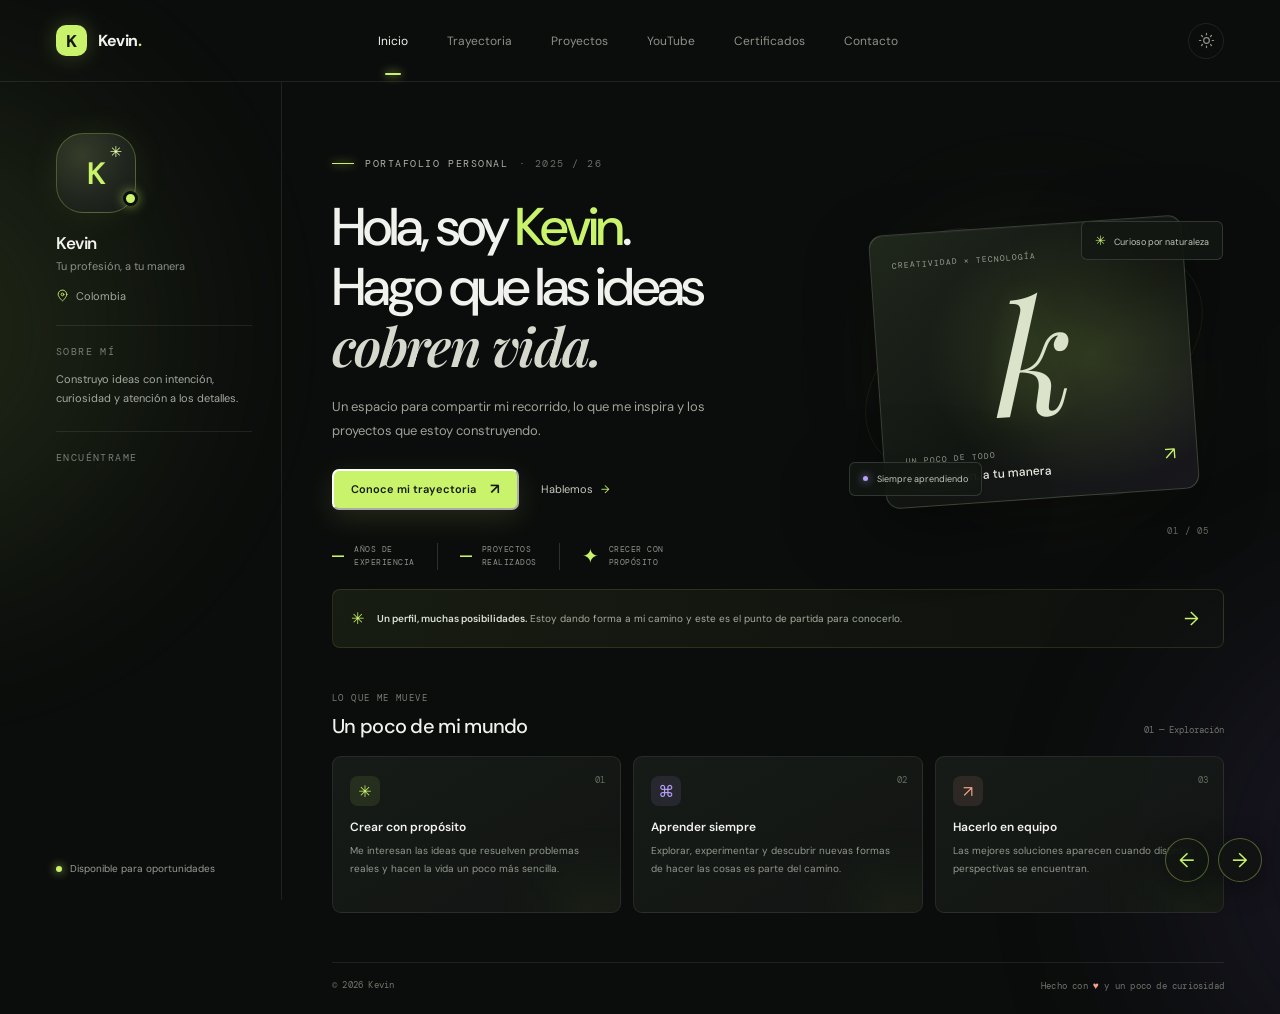
<file: index.html>
<!doctype html>
<html lang="es">
  <head>
    <meta charset="utf-8" />
    <meta name="viewport" content="width=device-width, initial-scale=1" />
    <meta name="theme-color" content="#0b0d0c" />
    <meta name="description" content="Portafolio, hoja de vida y perfil profesional de Kevin." />
    <title>Kevin — Portafolio & hoja de vida</title>
    <link rel="icon" href="data:image/svg+xml,%3Csvg xmlns='http://www.w3.org/2000/svg' viewBox='0 0 64 64'%3E%3Crect width='64' height='64' rx='18' fill='%23c9f36a'/%3E%3Ctext x='50%25' y='55%25' dominant-baseline='middle' text-anchor='middle' font-family='Arial' font-size='34' font-weight='700' fill='%230b0d0c'%3EK%3C/text%3E%3C/svg%3E" />
    <link rel="stylesheet" href="styles.css" />
    <script type="module" src="js/main.js"></script>
  </head>
  <body>
    <div class="ambient ambient-one" aria-hidden="true"></div>
    <div class="ambient ambient-two" aria-hidden="true"></div>
    <header class="topbar">
      <a class="brand" href="#inicio" aria-label="Kevin, inicio"><span class="brand-mark">K</span><span>Kevin<span class="brand-dot">.</span></span></a>
      <button class="menu-toggle" aria-label="Abrir menú" aria-expanded="false" aria-controls="site-nav"><span></span><span></span></button>
      <nav class="nav" id="site-nav" aria-label="Navegación principal">
        <button class="nav-link active" data-view="inicio" aria-current="page">Inicio</button>
        <button class="nav-link" data-view="trayectoria">Trayectoria</button>
        <button class="nav-link" data-view="proyectos">Proyectos</button>
        <button class="nav-link" data-view="youtube">YouTube</button>
        <button class="nav-link" data-view="certificados">Certificados</button>
        <button class="nav-link" data-view="contacto">Contacto</button>
      </nav>
      <button class="theme-toggle" aria-label="Cambiar a tema claro" title="Cambiar tema"><svg viewBox="0 0 24 24" aria-hidden="true"><circle cx="12" cy="12" r="4"/><path d="M12 2v2m0 16v2M4.93 4.93l1.42 1.42m11.3 11.3 1.42 1.42M2 12h2m16 0h2M4.93 19.07l1.42-1.42m11.3-11.3 1.42-1.42"/></svg></button>
    </header>

    <main class="page-shell">
      <aside class="side-rail" aria-label="Información de perfil">
        <div class="avatar-wrap"><div class="avatar">K<span class="avatar-spark">✳</span></div><span class="online-dot" aria-label="Disponible para conversar"></span></div>
        <p class="rail-name" data-profile="name">Kevin</p>
        <p class="rail-role" data-profile="role">Tu profesión, a tu manera</p>
        <div class="rail-location"><svg viewBox="0 0 24 24" aria-hidden="true"><path d="M20 10c0 5-8 12-8 12S4 15 4 10a8 8 0 1 1 16 0Z"/><circle cx="12" cy="10" r="2.5"/></svg><span data-profile="location">Colombia</span></div>
        <div class="rail-divider"></div>
        <p class="rail-label">SOBRE MÍ</p>
        <p class="rail-bio" data-profile="shortBio">Construyo ideas con intención, curiosidad y atención a los detalles.</p>
        <div class="rail-divider"></div>
        <p class="rail-label">ENCUÉNTRAME</p>
        <div class="mini-socials" id="mini-socials"></div>
        <div class="rail-bottom"><span class="status-pulse"></span> Disponible para oportunidades</div>
      </aside>

      <div class="content-column">
        <section class="view active" id="view-inicio" data-view-panel="inicio" aria-labelledby="hero-title">
          <div class="hero-grid">
            <div class="hero-copy">
              <div class="eyebrow"><span class="eyebrow-line"></span> PORTAFOLIO PERSONAL <span class="eyebrow-year">· 2025 / 26</span></div>
              <h1 id="hero-title">Hola, soy <span class="name-highlight" data-profile="firstName">Kevin</span>.<br />Hago que las ideas<br /><span class="serif-accent">cobren vida.</span></h1>
              <p class="hero-description" data-profile="intro">Un espacio para compartir mi recorrido, lo que me inspira y los proyectos que estoy construyendo.</p>
              <div class="hero-actions"><button class="button button-primary" data-navigate="trayectoria">Conoce mi trayectoria <span aria-hidden="true">↗</span></button><button class="text-link" data-navigate="contacto">Hablemos <span aria-hidden="true">→</span></button></div>
              <div class="hero-meta"><div class="meta-item"><span class="meta-number" data-stat="years">—</span><span class="meta-caption">AÑOS DE<br />EXPERIENCIA</span></div><span class="meta-separator"></span><div class="meta-item"><span class="meta-number" data-stat="projects">—</span><span class="meta-caption">PROYECTOS<br />REALIZADOS</span></div><span class="meta-separator"></span><div class="meta-item"><span class="meta-number" data-stat="focus">✦</span><span class="meta-caption">CRECER CON<br />PROPÓSITO</span></div></div>
            </div>
              <div class="hero-art" aria-label="Tarjeta visual de perfil"><div class="art-orbit orbit-one"></div><div class="art-orbit orbit-two"></div><div class="art-glow"></div><div class="art-card"><div class="art-card-top"><span class="art-label">CREATIVIDAD × TECNOLOGÍA</span><span class="art-menu">···</span></div><div class="art-monogram" data-monogram>k<span>.</span></div><div class="art-card-bottom"><div><span class="art-caption">UN POCO DE TODO</span><strong data-profile="role">Tu profesión, a tu manera</strong></div><span class="art-arrow">↗</span></div></div><div class="floating-tag tag-top"><span class="tag-star">✳</span> Curioso por naturaleza</div><div class="floating-tag tag-bottom"><span class="tag-pip"></span> Siempre aprendiendo</div><div class="art-index">01 / 05</div></div>
          </div>
          <div class="intro-strip"><div class="strip-icon">✳</div><p><strong>Un perfil, muchas posibilidades.</strong> Estoy dando forma a mi camino y este es el punto de partida para conocerlo.</p><button class="strip-link" data-navigate="trayectoria" aria-label="Ver hoja de vida">→</button></div>
          <div class="section-heading"><div><p class="section-kicker">LO QUE ME MUEVE</p><h2>Un poco de mi mundo</h2></div><span class="heading-note">01 — Exploración</span></div>
          <div class="interest-grid"><article class="interest-card"><span class="interest-index">01</span><div class="interest-icon icon-lime">✳</div><h3>Crear con propósito</h3><p>Me interesan las ideas que resuelven problemas reales y hacen la vida un poco más sencilla.</p><span class="card-glint"></span></article><article class="interest-card"><span class="interest-index">02</span><div class="interest-icon icon-violet">⌘</div><h3>Aprender siempre</h3><p>Explorar, experimentar y descubrir nuevas formas de hacer las cosas es parte del camino.</p><span class="card-glint"></span></article><article class="interest-card"><span class="interest-index">03</span><div class="interest-icon icon-peach">↗</div><h3>Hacerlo en equipo</h3><p>Las mejores soluciones aparecen cuando distintas perspectivas se encuentran.</p><span class="card-glint"></span></article></div>
        </section>

        <section class="view" id="view-trayectoria" data-view-panel="trayectoria" aria-labelledby="journey-title" hidden>
          <div class="page-heading"><p class="section-kicker">EL CAMINO HASTA AQUÍ <span>02 / 05</span></p><h1 id="journey-title">Trayectoria<span class="heading-period">.</span></h1><p>Una mirada a las experiencias, aprendizajes y habilidades que forman mi recorrido.</p></div>
          <div class="resume-columns"><div class="resume-main"><div class="section-heading compact"><div><p class="section-kicker">EXPERIENCIA</p><h2>Donde he aportado</h2></div></div><div class="timeline" id="experience-list"></div><div class="section-heading compact education-heading"><div><p class="section-kicker">FORMACIÓN</p><h2>Lo que he aprendido</h2></div></div><div class="timeline" id="education-list"></div></div><aside class="resume-aside"><div class="skill-card"><p class="section-kicker">HERRAMIENTAS & HABILIDADES</p><h3>Mi caja de herramientas</h3><p class="skill-intro">Cada reto es una oportunidad para aprender algo nuevo.</p><div class="skill-list" id="skills-list"></div></div><div class="quote-card"><div class="quote-mark">“</div><p data-profile="quote">Las buenas ideas toman forma cuando les damos el espacio para crecer.</p><span data-profile="name">Kevin</span></div><button class="download-card resume-jump-button" type="button" data-navigate="trayectoria"><span class="download-icon">✳</span><span><strong>Hoja de vida en línea</strong><small>Consulta mi trayectoria aquí</small></span><span class="download-arrow">↗</span></button></aside></div>
        </section>

        <section class="view" id="view-proyectos" data-view-panel="proyectos" aria-labelledby="projects-title" hidden>
          <div class="page-heading"><p class="section-kicker">EN LO QUE ESTOY TRABAJANDO <span>03 / 05</span></p><h1 id="projects-title">Proyectos<span class="heading-period">.</span></h1><p>Ideas en proceso, experimentos y cosas que algún día empezaron con un «¿y si…?».</p></div>
          <div class="github-banner"><div class="github-banner-copy"><span class="github-kicker"><span class="github-live-dot"></span> CONECTADO CON GITHUB</span><h2>El código habla.<br /><span>Muy pronto, aquí.</span></h2><p>Mis repositorios públicos aparecerán automáticamente en cuanto publique mis primeros proyectos.</p><a class="github-profile-link" data-github-link href="https://github.com" target="_blank" rel="noreferrer">Visitar mi perfil de GitHub <span>↗</span></a></div><div class="github-visual" aria-hidden="true"><div class="github-ring ring-outer"></div><div class="github-ring ring-inner"></div><div class="github-mark">⌘</div><div class="github-spark spark-a">✦</div><div class="github-spark spark-b">✳</div><div class="github-stats"><span class="stat-dot"></span> REPOSITORIOS <strong id="repo-count">—</strong></div></div></div>
          <div class="repo-header"><div><p class="section-kicker">EN MI PERFIL</p><h2>Últimos repositorios</h2></div><span class="repo-sort">Actualizados recientemente <span>⌄</span></span></div><div class="repo-grid" id="repo-grid"><div class="repo-loading"><span class="loader-dot"></span> Consultando GitHub…</div></div><p class="github-note" id="github-note">Los proyectos se actualizan automáticamente desde GitHub.</p>
        </section>

        <section class="view certificates-view" id="view-certificados" data-view-panel="certificados" aria-labelledby="certificates-title" hidden>
          <div class="page-heading"><p class="section-kicker">APRENDIZAJE EN ACCIÓN <span>04 / 05</span></p><h1 id="certificates-title">Certificados<span class="heading-period">.</span></h1><p>Formación, logros y conocimientos que respaldan mi recorrido profesional.</p></div>
          <div class="repo-header"><div><p class="section-kicker">FORMACIÓN ACADÉMICA</p><h2>Diplomas</h2></div><span class="repo-sort">Documentos PDF</span></div><div class="certificates-intro"><span class="certificates-intro-icon" aria-hidden="true">✧</span><p>Una colección de aprendizajes que siguen abriendo caminos. Selecciona cualquier documento para verlo directamente aquí.</p><span class="certificates-intro-count" id="diploma-count">PDF · —</span></div><div class="certificates-grid" id="diplomas-grid" aria-live="polite"></div>
          <div class="repo-header certificate-lower-heading"><div><p class="section-kicker">APRENDIZAJE EN ACCIÓN</p><h2>Certificados</h2></div><span class="repo-sort" id="certificate-count">PDF · —</span></div>
          <div class="certificates-grid" id="certificates-grid" aria-live="polite"><div class="certificate-loading"><span class="loader-dot"></span> Cargando certificados…</div></div>
        </section>

        <section class="view" id="view-youtube" data-view-panel="youtube" aria-labelledby="youtube-title" hidden><div class="page-heading"><p class="section-kicker">VIDEOS Y APRENDIZAJES <span>05 / 06</span></p><h1 id="youtube-title">YouTube<span class="heading-period">.</span></h1><p>Videos recientes del canal, actualizados automáticamente.</p></div><div id="youtube-content" class="youtube-content"><p class="certificate-empty">Configura el ID del canal desde el panel de administración.</p></div></section>

        <section class="view" id="view-contacto" data-view-panel="contacto" aria-labelledby="contact-title" hidden>
          <div class="page-heading"><p class="section-kicker">UNA CONVERSACIÓN PUEDE SER EL COMIENZO <span>05 / 05</span></p><h1 id="contact-title">Hablemos<span class="heading-period">.</span></h1><p>¿Tienes una idea, una oportunidad o simplemente quieres saludar? Me encantará leerte.</p></div>
          <div class="contact-layout"><div class="contact-card"><div class="contact-orb"></div><p class="section-kicker">ESTOY A UN MENSAJE</p><h2>Las buenas cosas<br /><span>empiezan hablando.</span></h2><p class="contact-copy">Puedes encontrarme en mis redes o escribirme directamente. Siempre estoy abierto a conocer personas y nuevas ideas.</p><a class="button button-primary email-button" data-email-link href="mailto:hola@ejemplo.com">Escríbeme un correo <span>↗</span></a><div class="contact-decoration">✳</div></div><div class="social-panel"><p class="section-kicker">SIGAMOS EN CONTACTO</p><h3>También estoy por aquí</h3><div class="social-list" id="social-list"></div><div class="social-hint">Elige tu plataforma favorita <span>↗</span></div></div></div>
          <div class="contact-footer"><span class="footer-spark">✳</span><p>Gracias por pasar por aquí. <span>Que tengas un gran día.</span></p><span class="footer-signature">K.</span></div>
        </section>
        <footer class="site-footer"><span>© <span id="current-year"></span> <span data-profile="name">Kevin</span></span><span>Hecho con <b>♥</b> y un poco de curiosidad</span></footer>
      </div>
    </main>
    <div class="toast" role="status" aria-live="polite"></div>
    <dialog class="certificate-dialog" id="certificate-dialog" aria-labelledby="certificate-dialog-title">
      <div class="certificate-dialog-shell">
        <header class="certificate-dialog-header"><div><p class="section-kicker">VISTA DEL DOCUMENTO</p><h2 id="certificate-dialog-title">Certificado</h2></div><button class="certificate-dialog-close" id="certificate-dialog-close" type="button" aria-label="Cerrar visor">×</button></header>
        <div class="certificate-frame-wrap"><iframe id="certificate-frame" title="Visor del certificado PDF" allow="fullscreen"></iframe></div>
        <footer class="certificate-dialog-footer"><a class="certificate-open-link" id="certificate-open-tab" target="_blank" rel="noopener noreferrer">Abrir en una pestaña nueva ↗</a><a class="certificate-download-link" id="certificate-download" target="_blank" rel="noopener noreferrer">Descargar PDF ↓</a></footer>
      </div>
    </dialog>
    <div class="quick-navigation" aria-label="Navegación entre secciones"><button type="button" id="section-previous" aria-label="Sección anterior">←</button><button type="button" id="section-next" aria-label="Sección siguiente">→</button></div>
  </body>
</html>
</file>
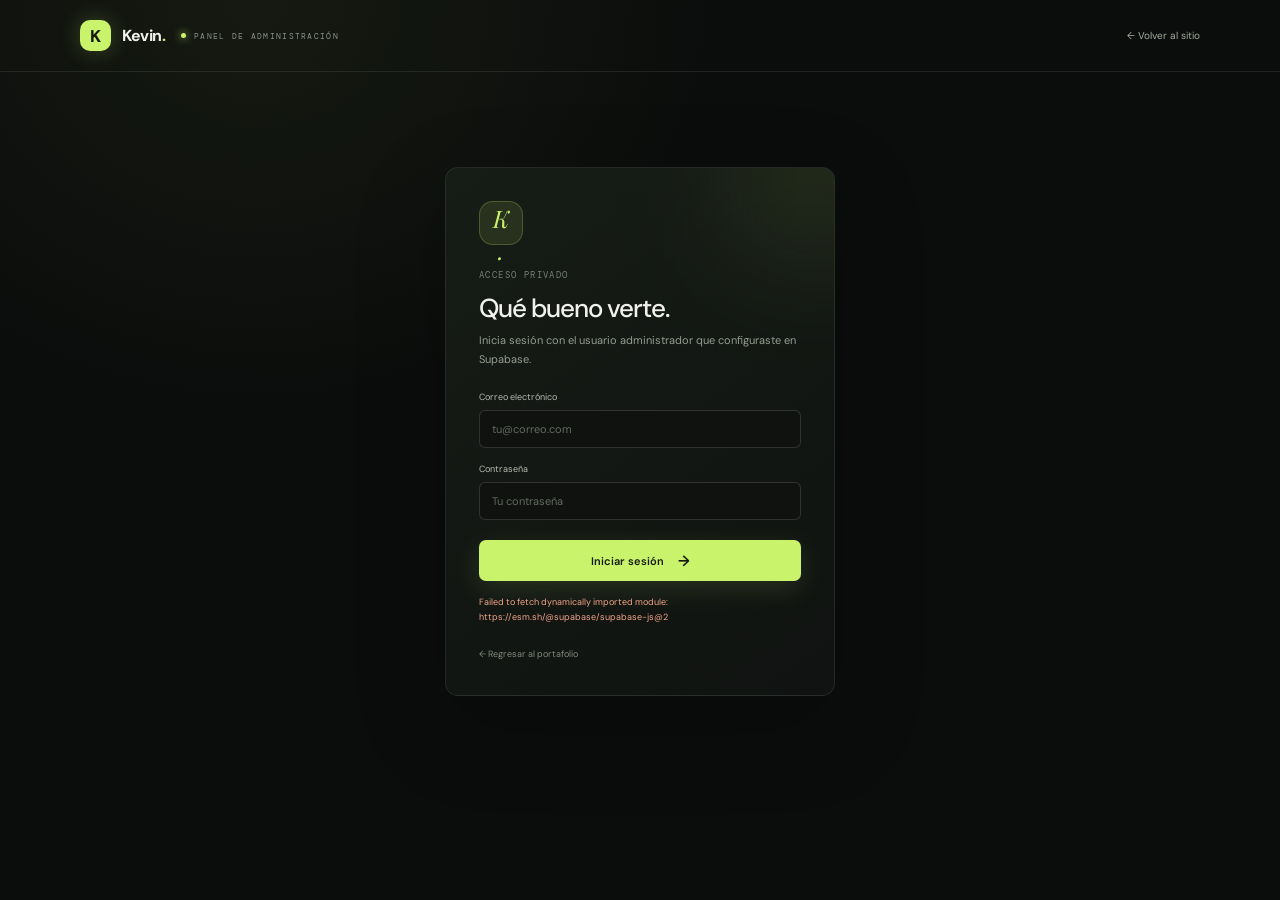
<file: admin/index.html>
<!doctype html>
<html lang="es">
  <head>
    <meta charset="utf-8" />
    <meta name="viewport" content="width=device-width, initial-scale=1" />
    <meta name="theme-color" content="#0b0d0c" />
    <meta name="robots" content="noindex, nofollow" />
    <title>Administración — Kevin</title>
    <link rel="stylesheet" href="../styles.css" />
    <link rel="stylesheet" href="admin.css" />
    <script type="module" src="../js/admin.js"></script>
  </head>
  <body class="admin-body">
    <header class="admin-topbar"><a class="brand" href="/"><span class="brand-mark">K</span><span>Kevin<span class="brand-dot">.</span></span></a><span class="admin-mode"><i></i> PANEL DE ADMINISTRACIÓN</span><a class="back-link" href="/">← Volver al sitio</a></header>
    <main class="admin-wrap">
      <section class="admin-login" id="login-view" aria-labelledby="login-title">
        <div class="admin-login-mark">K<span>.</span></div>
        <p class="section-kicker">ACCESO PRIVADO</p>
        <h1 id="login-title">Qué bueno verte.</h1>
        <p class="login-intro">Inicia sesión con el usuario administrador que configuraste en Supabase.</p>
        <form id="login-form" class="login-form">
          <label>Correo electrónico<input name="email" type="email" autocomplete="username" required placeholder="tu@correo.com" /></label>
          <label>Contraseña<input name="password" type="password" autocomplete="current-password" required placeholder="Tu contraseña" /></label>
          <button class="button button-primary login-submit" type="submit">Iniciar sesión <span>→</span></button>
        </form>
        <p class="login-status" id="login-status" role="status" aria-live="polite">Configura Supabase y el usuario administrador para activar el acceso.</p>
        <a class="login-back" href="/">← Regresar al portafolio</a>
      </section>

      <section class="admin-app" id="admin-app" hidden aria-labelledby="admin-title">
        <div class="dashboard-heading"><div><p class="section-kicker">GESTIÓN DEL PORTAFOLIO <span>· CONTENIDO EN VIVO</span></p><h1 id="admin-title">Tu espacio<span>.</span></h1><p>Actualiza tu perfil aquí. Los cambios se guardan en Supabase y se publican sin volver a desplegar.</p></div><button class="logout-button" id="logout-button" type="button">Cerrar sesión <span>↗</span></button></div>
        <div class="admin-statusbar"><span class="admin-status-dot"></span><span id="admin-email">Sesión activa</span><span class="status-separator">·</span><span id="save-state">Cambios guardados</span><a href="/" target="_blank" rel="noreferrer">Ver sitio público ↗</a></div>
        <form id="content-form">
          <section class="editor-card"><div class="editor-heading"><div class="editor-icon icon-lime">✳</div><div><p class="section-kicker">IDENTIDAD</p><h2>Sobre mí</h2></div><span class="editor-number">01</span></div><div class="field-grid"><label>Nombre completo<input name="name" data-profile="name" required /></label><label>Nombre corto<input name="firstName" data-profile="firstName" required /></label><label>Profesión o cargo<input name="role" data-profile="role" placeholder="Ej. Diseñador de producto" /></label><label>Ubicación<input name="location" data-profile="location" placeholder="Ciudad, país" /></label><label class="field-wide">Biografía breve<textarea name="shortBio" data-profile="shortBio" rows="2" maxlength="240"></textarea></label><label class="field-wide">Presentación principal<textarea name="intro" data-profile="intro" rows="3" maxlength="500"></textarea></label><label>Correo de contacto<input name="email" data-profile="email" type="email" placeholder="hola@tudominio.com" /></label><label>Frase personal<input name="quote" data-profile="quote" /></label><label>Años de experiencia<input data-stat="years" placeholder="Ej. 4+" /></label><label>Proyectos realizados<input data-stat="projects" placeholder="Ej. 12+" /></label></div></section>
          <section class="editor-card"><div class="editor-heading"><div class="editor-icon icon-violet">↗</div><div><p class="section-kicker">CONTACTO Y CANALES</p><h2>Redes sociales</h2></div><span class="editor-number">02</span></div><p class="editor-description">Añade el enlace completo de cada perfil. Deja vacío el que no quieras mostrar.</p><div class="field-grid github-setting"><label>Usuario de GitHub (sin @)<input data-setting="githubUsername" placeholder="tu-usuario" /></label><label>ID del canal de YouTube<input data-setting="youtubeChannelId" placeholder="UC…" /></label><label>Clave pública de YouTube Data API<input data-setting="youtubeApiKey" type="password" autocomplete="off" placeholder="Restringida al dominio del portafolio" /></label></div><div class="social-editor-grid" id="social-editor"></div></section>
          <section class="editor-card"><div class="editor-heading"><div class="editor-icon icon-peach">⌘</div><div><p class="section-kicker">HOJA DE VIDA</p><h2>Experiencia profesional</h2></div><span class="editor-number">03</span></div><div class="repeat-list" id="experience-editor"></div><button class="add-button" type="button" data-add="experience">＋ Añadir experiencia</button></section>
          <section class="editor-card"><div class="editor-heading"><div class="editor-icon icon-violet">✎</div><div><p class="section-kicker">FORMACIÓN</p><h2>Estudios y cursos</h2></div><span class="editor-number">04</span></div><div class="repeat-list" id="education-editor"></div><button class="add-button" type="button" data-add="education">＋ Añadir formación</button></section>
          <section class="editor-card"><div class="editor-heading"><div class="editor-icon icon-lime">✦</div><div><p class="section-kicker">CONOCIMIENTOS</p><h2>Habilidades</h2></div><span class="editor-number">05</span></div><div class="repeat-list skill-editor-list" id="skills-editor"></div><button class="add-button" type="button" data-add="skills">＋ Añadir habilidad</button></section>
          <div class="save-bar"><p id="save-message" role="status" aria-live="polite">Tus datos se guardan de forma segura en Supabase.</p><button class="button button-primary save-button" type="submit">Guardar cambios <span>↗</span></button></div>
        </form>
        <section class="editor-card certificates-admin-card" id="diplomas-admin" aria-labelledby="diplomas-admin-title"><div class="editor-heading"><div class="editor-icon icon-violet">PDF</div><div><p class="section-kicker">DOCUMENTOS PÚBLICOS</p><h2 id="diplomas-admin-title">Diplomas</h2></div><span class="editor-number">06</span></div><form id="diploma-upload-form" class="certificate-upload-form"><div class="field-grid"><label>Título del diploma<input name="title" required maxlength="160" /></label><label>Archivo PDF<input name="file" type="file" accept="application/pdf,.pdf" required /></label></div><div class="certificate-upload-footer"><p id="diploma-upload-status" role="status">PDF hasta 10 MB; el bucket es público.</p><button class="button button-primary" type="submit">Subir diploma</button></div></form><div class="certificate-admin-list" id="diploma-admin-list" aria-live="polite"></div></section>
        <section class="editor-card certificates-admin-card" id="certificates-admin" aria-labelledby="certificates-admin-title">
          <div class="editor-heading"><div class="editor-icon icon-peach">PDF</div><div><p class="section-kicker">DOCUMENTOS PÚBLICOS</p><h2 id="certificates-admin-title">Certificados</h2></div><span class="editor-number">06</span></div>
          <p class="editor-description">Sube certificados en PDF de hasta 10 MB. Los documentos del bucket público podrán abrirse por cualquier persona con el enlace.</p>
          <form id="certificate-upload-form" class="certificate-upload-form">
            <div class="field-grid">
              <label>Título del certificado<input name="title" required maxlength="160" placeholder="Ej. Fundamentos de diseño UX" /></label>
              <label>Institución o emisor<input name="issuer" required maxlength="160" placeholder="Ej. Universidad o plataforma" /></label>
              <label>Fecha de expedición<input name="issueDate" type="date" required /></label>
              <label>Archivo PDF<input name="file" type="file" accept="application/pdf,.pdf" required /></label>
            </div>
            <div class="certificate-upload-footer"><p id="certificate-upload-status" role="status" aria-live="polite">Los archivos se guardarán en Supabase Storage.</p><button class="button button-primary" type="submit" id="certificate-upload-button">Subir certificado <span>↗</span></button></div>
          </form>
          <div class="certificate-admin-list-heading"><div><p class="section-kicker">BIBLIOTECA</p><h3>Certificados guardados</h3></div><span id="certificate-admin-count">—</span></div>
          <div class="certificate-admin-list" id="certificate-admin-list" aria-live="polite"><p class="certificate-admin-empty">Cargando certificados…</p></div>
        </section>
        <footer class="admin-footer"><span>El panel está protegido con Supabase Auth + RLS.</span><a href="/">Volver al portafolio ↗</a></footer>
      </section>
    </main>
    <template id="experience-template"><article class="repeat-card"><div class="repeat-card-heading"><span class="repeat-label">EXPERIENCIA</span><button type="button" class="remove-button" aria-label="Eliminar elemento">Eliminar</button></div><div class="field-grid"><label>Periodo<input data-entry-field="period" placeholder="2022 — Actualidad" /></label><label>Cargo<input data-entry-field="title" placeholder="Cargo o función" /></label><label class="field-wide">Empresa u organización<input data-entry-field="organization" placeholder="Nombre de la empresa" /></label><label class="field-wide">Descripción<textarea data-entry-field="description" rows="2" placeholder="Aportes, responsabilidades o resultados"></textarea></label></div></article></template>
    <template id="education-template"><article class="repeat-card"><div class="repeat-card-heading"><span class="repeat-label">FORMACIÓN</span><button type="button" class="remove-button" aria-label="Eliminar elemento">Eliminar</button></div><div class="field-grid"><label>Periodo<input data-entry-field="period" placeholder="2020 — 2024" /></label><label>Título o programa<input data-entry-field="title" placeholder="Nombre del programa" /></label><label class="field-wide">Institución<input data-entry-field="organization" placeholder="Institución educativa" /></label><label class="field-wide">Descripción<textarea data-entry-field="description" rows="2" placeholder="Énfasis, reconocimientos o formación complementaria"></textarea></label></div></article></template>
    <template id="skills-template"><article class="repeat-card skill-repeat-card"><div class="repeat-card-heading"><span class="repeat-label">HABILIDAD</span><button type="button" class="remove-button" aria-label="Eliminar habilidad">Eliminar</button></div><div class="field-grid skill-fields"><label>Nombre<input data-entry-field="name" placeholder="Ej. JavaScript" /></label><label>Categoría<input data-entry-field="group" placeholder="TÉCNICAS" /></label><label>Nivel (0–100)<input data-entry-field="level" type="number" min="0" max="100" value="75" /></label></div></article></template>
    <div class="admin-toast" id="admin-toast" role="status" aria-live="polite"></div>
  </body>
</html>
</file>
<file: styles.css>
@import url('https://fonts.googleapis.com/css2?family=DM+Mono:wght@400;500&family=DM+Sans:wght@400;500;600;700&family=Playfair+Display:ital,wght@0,600;1,600&display=swap');

:root{color-scheme:dark;--bg:#0b0d0c;--panel:#111411;--card:#151916;--card-soft:#171b18;--text:#f1f2ed;--muted:#8b9188;--dim:#596057;--line:rgba(233,239,226,.09);--line-strong:rgba(233,239,226,.15);--lime:#c9f36a;--lime-soft:rgba(201,243,106,.1);--violet:#b7a0f8;--coral:#f2a488;--blue:#82aaff;--shadow:0 24px 80px rgba(0,0,0,.3);--sans:'DM Sans',Inter,ui-sans-serif,system-ui,-apple-system,'Segoe UI',sans-serif;--mono:'DM Mono',ui-monospace,SFMono-Regular,Consolas,monospace;--serif:'Playfair Display',Georgia,serif;font-family:var(--sans);font-synthesis:none;text-rendering:optimizeLegibility;-webkit-font-smoothing:antialiased}*{box-sizing:border-box}body{margin:0;min-height:100vh;background:var(--bg);color:var(--text);transition:background .3s,color .3s;overflow-x:hidden}button,a{-webkit-tap-highlight-color:transparent}button{font:inherit}a{color:inherit;text-decoration:none}button:focus-visible,a:focus-visible{outline:2px solid var(--lime);outline-offset:4px}.ambient{position:fixed;pointer-events:none;filter:blur(110px);opacity:.12;z-index:-1;border-radius:50%}.ambient-one{width:460px;height:460px;background:#b3e563;top:100px;left:-320px}.ambient-two{width:520px;height:520px;background:#7053b7;right:-410px;top:600px}.topbar{height:82px;max-width:1392px;margin:auto;padding:0 56px;display:flex;align-items:center;border-bottom:1px solid var(--line);position:relative;z-index:20}.brand{display:flex;align-items:center;gap:11px;font-size:16px;letter-spacing:-.5px;font-weight:700}.brand-mark{width:31px;height:31px;border-radius:10px;background:var(--lime);color:#151811;display:grid;place-items:center;font-weight:800;font-size:17px;box-shadow:0 0 22px rgba(201,243,106,.24)}.brand-dot,.heading-period{color:var(--lime)}.nav{display:flex;align-items:center;gap:7px;margin:0 auto;padding-left:84px}.nav-link{position:relative;border:0;background:none;color:var(--muted);font-size:12px;padding:11px 16px;cursor:pointer;transition:color .2s}.nav-link:hover,.nav-link.active{color:var(--text)}.nav-link.active:after{content:"";position:absolute;bottom:-15px;left:50%;transform:translateX(-50%);width:16px;height:2px;border-radius:5px;background:var(--lime);box-shadow:0 0 10px var(--lime)}.theme-toggle{margin-left:auto;width:36px;height:36px;border:1px solid var(--line);border-radius:50%;display:grid;place-items:center;color:var(--muted);background:transparent;cursor:pointer;transition:.25s}.theme-toggle:hover{color:var(--lime);border-color:rgba(201,243,106,.4);transform:rotate(25deg)}.theme-toggle svg,.rail-location svg{fill:none;stroke:currentColor;stroke-width:1.7;stroke-linecap:round;stroke-linejoin:round;width:17px;height:17px}.menu-toggle{display:none}.page-shell{max-width:1392px;padding:0 56px;margin:0 auto;display:grid;grid-template-columns:226px minmax(0,1fr);gap:50px}.side-rail{position:sticky;top:0;align-self:start;min-height:calc(100vh - 82px);height:calc(100vh - 82px);border-right:1px solid var(--line);padding:51px 29px 25px 0;display:flex;flex-direction:column}.avatar-wrap{width:80px;height:80px;position:relative;margin-bottom:19px}.avatar{width:80px;height:80px;border-radius:27px;background:radial-gradient(circle at 32% 28%,#353c29,#20261e 56%,#151915);border:1px solid rgba(201,243,106,.28);display:grid;place-items:center;font-size:31px;font-weight:600;color:var(--lime);box-shadow:0 0 35px rgba(201,243,106,.08);position:relative}.avatar-spark{position:absolute;font-size:15px;right:13px;top:8px;color:#e7ffae}.online-dot{position:absolute;right:-2px;bottom:7px;width:15px;height:15px;border:3px solid var(--bg);background:var(--lime);border-radius:50%;box-shadow:0 0 11px rgba(201,243,106,.6)}.rail-name{font-weight:600;font-size:17px;letter-spacing:-.4px;margin:0 0 4px}.rail-role{font-size:11px;line-height:1.5;color:var(--muted);margin:0 0 14px}.rail-location{display:flex;align-items:center;gap:7px;color:#a3a99e;font-size:11px}.rail-location svg{width:13px;height:13px;color:var(--lime)}.rail-divider{height:1px;background:var(--line);margin:22px 0 19px}.rail-label,.section-kicker{font:10px var(--mono);letter-spacing:1.4px;color:#777e74;margin:0}.rail-bio{font-size:11px;line-height:1.8;color:#a4aaa0;margin:12px 0 0}.mini-socials{display:flex;gap:8px;margin-top:13px}.mini-social{width:31px;height:31px;border-radius:9px;border:1px solid var(--line);display:grid;place-items:center;color:#9da398;transition:.2s}.mini-social:hover{border-color:rgba(201,243,106,.45);color:var(--lime);transform:translateY(-2px);background:var(--lime-soft)}.mini-social svg,.social-icon svg{width:15px;height:15px;fill:none;stroke:currentColor;stroke-width:1.6;stroke-linecap:round;stroke-linejoin:round}.rail-bottom{margin-top:auto;color:#969e91;font-size:10px;display:flex;align-items:center;gap:8px}.status-pulse,.github-live-dot{width:6px;height:6px;border-radius:50%;background:var(--lime);box-shadow:0 0 10px var(--lime)}.content-column{min-width:0}.view{padding:57px 0 0;animation:rise .35s ease both}.view[hidden]{display:none}@keyframes rise{from{opacity:0;transform:translateY(8px)}to{opacity:1;transform:translateY(0)}}.hero-grid{min-height:446px;display:grid;grid-template-columns:1.12fr .88fr;align-items:center;gap:28px}.hero-copy{padding:7px 0 4px}.eyebrow{font:10px var(--mono);letter-spacing:1.55px;color:#acb2a7;display:flex;align-items:center;gap:11px}.eyebrow-line{height:1px;width:22px;background:var(--lime);box-shadow:0 0 8px var(--lime)}.eyebrow-year{color:#686f66}.hero-copy h1{margin:27px 0 16px;font-size:clamp(39px,4.15vw,59px);line-height:1.12;letter-spacing:-2.9px;font-weight:500}.name-highlight{color:var(--lime)}.serif-accent{font-family:var(--serif);font-style:italic;font-weight:600;letter-spacing:-1.7px;color:#d6d8ce}.hero-description{max-width:390px;color:#9da398;font-size:13px;line-height:1.9;margin:0}.hero-actions{display:flex;align-items:center;gap:22px;margin-top:25px}.button{height:41px;padding:0 17px;display:inline-flex;align-items:center;gap:14px;font-size:11px;font-weight:600;border-radius:7px;cursor:pointer;transition:transform .2s,box-shadow .2s}.button:hover{transform:translateY(-2px)}.button-primary{background:var(--lime);color:#151a10;box-shadow:0 8px 28px rgba(201,243,106,.13)}.button-primary:hover{box-shadow:0 10px 34px rgba(201,243,106,.24)}.button-primary span{font-size:15px}.text-link{border:0;background:none;color:#c4c9be;font-size:11px;cursor:pointer;padding:8px 0}.text-link span{color:var(--lime);padding-left:5px}.hero-meta{display:flex;align-items:center;gap:22px;margin-top:33px}.meta-item{display:flex;align-items:center;gap:11px}.meta-number{font:20px var(--mono);color:var(--lime);letter-spacing:-1px}.meta-caption{font:8px/1.65 var(--mono);letter-spacing:.5px;color:#8a9186}.meta-separator{width:1px;height:27px;background:var(--line-strong)}.hero-art{height:380px;position:relative;display:grid;place-items:center}.art-glow{position:absolute;width:230px;height:230px;border-radius:50%;background:rgba(184,224,91,.08);filter:blur(70px)}.art-orbit{position:absolute;border:1px solid rgba(201,243,106,.08);border-radius:50%;transform:rotate(-25deg)}.orbit-one{width:360px;height:205px}.orbit-two{width:326px;height:168px;transform:rotate(48deg);border-color:rgba(175,147,245,.12)}.art-card{z-index:1;position:relative;width:min(100%,314px);height:274px;border:1px solid rgba(220,239,198,.19);border-radius:14px;background:linear-gradient(140deg,rgba(34,42,30,.92),rgba(19,23,19,.97) 55%,rgba(25,24,30,.95));box-shadow:0 20px 65px rgba(0,0,0,.35),inset 0 1px rgba(255,255,255,.04);padding:19px 21px;overflow:hidden;transform:rotate(-4deg);transition:transform .35s,border-color .35s}.art-card:before{content:"";position:absolute;inset:-20% -10%;background:radial-gradient(ellipse at 65% 49%,rgba(201,243,106,.16),transparent 48%);pointer-events:none}.hero-art:hover .art-card{transform:rotate(-1deg) translateY(-4px);border-color:rgba(201,243,106,.35)}.art-card-top,.art-card-bottom{display:flex;justify-content:space-between;align-items:center;position:relative}.art-label,.art-caption{font:8px var(--mono);letter-spacing:1px;color:#9ba293}.art-menu{letter-spacing:2px;color:#788071}.art-monogram{position:absolute;inset:48px 0 29px;display:grid;place-items:center;font-family:var(--serif);font-style:italic;font-size:154px;line-height:1;color:#dbe4cb;text-shadow:0 0 32px rgba(201,243,106,.12)}.art-monogram span{color:var(--lime)}.art-card-bottom{position:absolute;bottom:19px;left:21px;right:21px}.art-card-bottom>div{display:grid;gap:6px}.art-card-bottom strong{font-size:12px;font-weight:500;color:#f0f2e8}.art-arrow{font-size:18px;color:var(--lime)}.floating-tag{position:absolute;z-index:2;border:1px solid var(--line-strong);background:rgba(19,23,19,.88);backdrop-filter:blur(10px);border-radius:6px;padding:10px 13px;color:#c2c8ba;font-size:9px;box-shadow:var(--shadow)}.tag-top{top:49px;right:1px}.tag-bottom{bottom:56px;left:5px}.tag-star{color:var(--lime);font-size:13px;margin-right:6px}.tag-pip{display:inline-block;width:5px;height:5px;border-radius:50%;background:var(--violet);margin:0 7px 1px 0;box-shadow:0 0 8px var(--violet)}.art-index{position:absolute;right:15px;bottom:15px;font:9px var(--mono);letter-spacing:1px;color:#687065}.intro-strip{display:flex;align-items:center;gap:13px;padding:15px 18px;background:linear-gradient(100deg,rgba(201,243,106,.065),rgba(201,243,106,.016));border:1px solid rgba(201,243,106,.12);border-radius:8px;margin:4px 0 44px}.strip-icon{font-size:16px;color:var(--lime)}.intro-strip p{font-size:10px;color:#a6ad9e;margin:0;line-height:1.7;flex:1}.intro-strip strong{font-weight:600;color:#dce1d5}.strip-link{border:0;background:none;color:var(--lime);font-size:19px;cursor:pointer}.section-heading{display:flex;justify-content:space-between;align-items:end;margin-bottom:17px}.section-heading .section-kicker{font-size:9px;margin-bottom:9px}.section-heading h2{font-size:20px;letter-spacing:-.7px;font-weight:500;margin:0}.heading-note{font:9px var(--mono);color:#6f766c;padding-bottom:3px}.interest-grid{display:grid;grid-template-columns:repeat(3,1fr);gap:12px}.interest-card{position:relative;overflow:hidden;border:1px solid var(--line);background:linear-gradient(150deg,rgba(25,30,26,.88),rgba(18,21,19,.9));border-radius:9px;padding:19px 17px 18px;min-height:157px;transition:transform .24s,border-color .24s,background .24s}.interest-card:hover{transform:translateY(-3px);border-color:rgba(201,243,106,.3);background:linear-gradient(150deg,rgba(31,38,29,.95),rgba(18,21,19,.96))}.interest-index{position:absolute;right:15px;top:17px;font:9px var(--mono);color:#656d61}.interest-icon{width:30px;height:30px;border-radius:8px;display:grid;place-items:center;font-size:16px;margin-bottom:13px}.icon-lime{color:var(--lime);background:rgba(201,243,106,.09)}.icon-violet{color:var(--violet);background:rgba(183,160,248,.1)}.icon-peach{color:var(--coral);background:rgba(242,164,136,.1)}.interest-card h3{font-size:12px;margin:0 0 7px;font-weight:600}.interest-card p{font-size:10px;line-height:1.8;color:#92998e;margin:0}.card-glint{position:absolute;bottom:-40px;right:-30px;width:100px;height:80px;background:rgba(201,243,106,.045);filter:blur(28px)}.site-footer{display:flex;justify-content:space-between;gap:16px;border-top:1px solid var(--line);margin-top:49px;padding:16px 0 22px;font:9px var(--mono);color:#6e756b;letter-spacing:.2px}.site-footer b{color:var(--coral);font-size:10px}.page-heading{padding:9px 0 32px}.page-heading .section-kicker{display:flex;justify-content:space-between;max-width:510px}.page-heading .section-kicker span{color:#626a60}.page-heading h1{font-size:46px;letter-spacing:-2.2px;font-weight:500;margin:20px 0 9px}.page-heading>p:last-child{font-size:12px;color:#9ca298;max-width:520px;line-height:1.8;margin:0}.resume-columns{display:grid;grid-template-columns:minmax(0,1.48fr) minmax(220px,.8fr);gap:32px}.section-heading.compact{margin-bottom:19px}.section-heading.compact h2{font-size:16px}.section-heading.compact .section-kicker{font-size:9px}.timeline{border-left:1px solid rgba(201,243,106,.21);margin:0 0 29px 7px;padding-left:21px;display:grid;gap:19px}.timeline-entry{position:relative;padding:1px 0 0}.timeline-entry:before{content:"";position:absolute;width:7px;height:7px;background:var(--lime);border-radius:50%;left:-25px;top:5px;box-shadow:0 0 10px rgba(201,243,106,.5)}.timeline-date{font:9px var(--mono);color:var(--lime);letter-spacing:.35px}.timeline-entry h3{font-size:12px;font-weight:600;margin:7px 0 4px}.timeline-org{font-size:10px;color:#abb1a7}.timeline-entry p{font-size:10px;color:#858d81;line-height:1.75;margin:8px 0 0}.empty-timeline{color:#7f887b;font-size:11px;line-height:1.8;padding:4px 0}.education-heading{margin-top:35px}.resume-aside{display:flex;flex-direction:column;gap:13px}.skill-card{border:1px solid var(--line);background:linear-gradient(145deg,#171c18,#111411);border-radius:9px;padding:19px}.skill-card h3{font-size:14px;font-weight:500;margin:12px 0 6px}.skill-intro{font-size:10px;line-height:1.7;color:#8a9286;margin:0 0 20px}.skill-list{display:grid;gap:16px}.skill-group{font:8px var(--mono);color:#70786c;letter-spacing:1px;margin:5px 0 -7px}.skill-label{display:flex;justify-content:space-between;font-size:9px;color:#c4cabe;margin-bottom:7px}.skill-label span:last-child{color:#7f887d;font-family:var(--mono)}.skill-track{height:3px;border-radius:5px;background:#282e27;overflow:hidden}.skill-fill{height:100%;border-radius:5px;background:linear-gradient(90deg,#879f50,var(--lime));box-shadow:0 0 8px rgba(201,243,106,.25)}.quote-card{position:relative;overflow:hidden;border:1px solid rgba(183,160,248,.15);border-radius:9px;background:linear-gradient(140deg,rgba(183,160,248,.09),rgba(30,25,39,.48));padding:20px 18px 18px}.quote-mark{font:46px Georgia;color:var(--violet);height:31px;opacity:.8}.quote-card p{font:italic 12px/1.75 var(--serif);color:#d0cadf;margin:9px 0 13px}.quote-card>span{font:8px var(--mono);color:#9a8fba}.download-card{display:flex;align-items:center;gap:11px;border:1px solid var(--line);border-radius:8px;padding:13px;transition:.2s}.download-card:hover{border-color:rgba(201,243,106,.35);transform:translateY(-2px)}.download-icon{width:30px;height:30px;border-radius:8px;background:var(--lime-soft);color:var(--lime);display:grid;place-items:center;font-size:19px}.download-card>span:nth-child(2){display:grid;gap:4px;flex:1}.download-card strong{font-size:9px;font-weight:600}.download-card small{font:8px var(--mono);color:#7f877b}.download-arrow{color:var(--lime);font-size:14px}.github-banner{position:relative;overflow:hidden;min-height:223px;border:1px solid rgba(201,243,106,.19);border-radius:12px;background:radial-gradient(ellipse at 84% 48%,rgba(95,122,51,.17),transparent 37%),linear-gradient(111deg,#171d16,#131713 58%,#181a16);display:grid;grid-template-columns:1.1fr .9fr;margin-bottom:35px;box-shadow:0 12px 46px rgba(0,0,0,.16)}.github-banner-copy{position:relative;z-index:2;padding:24px 26px}.github-kicker{font:8px var(--mono);letter-spacing:1.2px;color:#99aa84;display:flex;align-items:center;gap:8px}.github-live-dot{width:5px;height:5px}.github-banner h2{font-size:24px;line-height:1.2;letter-spacing:-1px;font-weight:500;margin:15px 0 9px}.github-banner h2 span{color:var(--lime);font-family:var(--serif);font-style:italic}.github-banner-copy>p{color:#9da496;font-size:10px;line-height:1.7;max-width:350px;margin:0}.github-profile-link{display:inline-flex;gap:9px;align-items:center;color:var(--lime);font-size:10px;margin-top:14px}.github-profile-link span{font-size:14px}.github-visual{position:relative;min-height:220px;display:grid;place-items:center}.github-ring{position:absolute;border:1px solid rgba(201,243,106,.12);border-radius:50%;transform:rotate(-18deg)}.ring-outer{width:205px;height:145px}.ring-inner{width:165px;height:111px;transform:rotate(47deg);border-color:rgba(183,160,248,.18)}.github-mark{width:73px;height:73px;border:1px solid rgba(201,243,106,.35);border-radius:23px;background:linear-gradient(145deg,rgba(201,243,106,.15),rgba(201,243,106,.025));color:var(--lime);display:grid;place-items:center;font-size:34px;box-shadow:0 0 40px rgba(201,243,106,.12);transform:rotate(-7deg)}.github-spark{position:absolute;color:var(--lime)}.spark-a{top:48px;right:35px;font-size:15px}.spark-b{bottom:48px;left:36px;color:var(--violet);font-size:14px}.github-stats{position:absolute;bottom:13px;right:16px;font:7px var(--mono);letter-spacing:.8px;color:#81897b;display:flex;align-items:center;gap:6px}.stat-dot{width:4px;height:4px;border-radius:50%;background:var(--lime)}.github-stats strong{color:var(--text);font-size:9px}.repo-header{display:flex;justify-content:space-between;align-items:end;margin-bottom:14px}.repo-header .section-kicker{font-size:9px;margin-bottom:8px}.repo-header h2{font-size:16px;font-weight:500;margin:0}.repo-sort{font:8px var(--mono);color:#81887c}.repo-sort span{padding-left:5px}.repo-grid{display:grid;grid-template-columns:repeat(2,minmax(0,1fr));gap:10px}.repo-loading{grid-column:1/-1;display:flex;align-items:center;gap:10px;padding:26px;border:1px solid var(--line);border-radius:8px;color:#92998c;font-size:10px}.loader-dot{width:8px;height:8px;border:1px solid var(--lime);border-right-color:transparent;border-radius:50%;animation:spin .7s linear infinite}@keyframes spin{to{transform:rotate(360deg)}}.empty-repos{grid-column:1/-1;border:1px dashed rgba(201,243,106,.19);border-radius:9px;min-height:205px;padding:24px;display:flex;flex-direction:column;align-items:center;justify-content:center;text-align:center;background:radial-gradient(ellipse at 50% 0,rgba(201,243,106,.055),transparent 55%)}.empty-spark{font-size:19px;color:var(--lime);margin-bottom:7px;text-shadow:0 0 15px rgba(201,243,106,.4)}.empty-label{font:8px var(--mono);letter-spacing:1.5px;color:#858f77}.empty-repos h3{font-size:15px;line-height:1.4;font-weight:500;margin:10px 0 6px}.empty-repos p{font-size:9px;line-height:1.7;color:#8d9588;max-width:330px;margin:0}.empty-repos a{color:var(--lime);font-size:9px;margin-top:12px}.empty-repos a span{padding-left:5px}.repo-card{border:1px solid var(--line);border-radius:8px;background:linear-gradient(140deg,#151a16,#111411);padding:14px;min-width:0;transition:transform .2s,border-color .2s}.repo-card:hover{transform:translateY(-2px);border-color:rgba(201,243,106,.24)}.repo-card-top{display:flex;justify-content:space-between;align-items:center}.repo-glyph{color:var(--lime);font-size:15px}.repo-visibility{font:7px var(--mono);color:#788073;border:1px solid var(--line);border-radius:9px;padding:4px 7px}.repo-title{display:inline-flex;align-items:center;gap:6px;color:#e0e5d9;font-size:11px;font-weight:600;margin-top:9px}.repo-title:hover{color:var(--lime)}.repo-title span{font-size:12px;color:#858d80}.repo-description{height:31px;overflow:hidden;display:-webkit-box;-webkit-line-clamp:2;-webkit-box-orient:vertical;color:#90988d;font-size:9px;line-height:1.7;margin:6px 0 10px}.repo-bottom{display:flex;gap:12px;align-items:center;border-top:1px solid var(--line);padding-top:9px}.repo-language,.repo-metric{font:8px var(--mono);color:#9ba295;display:flex;align-items:center;gap:5px}.repo-language{margin-right:auto}.repo-language i{width:6px;height:6px;border-radius:50%;background:var(--language-color)}.repo-metric svg{width:10px;height:10px;fill:none;stroke:currentColor;stroke-width:1.4;stroke-linecap:round;stroke-linejoin:round}.repo-updated{font:7px var(--mono);color:#687065;margin-top:8px}.github-note{font:8px var(--mono);color:#6f776c;margin:12px 0 0}.contact-layout{display:grid;grid-template-columns:1.1fr .9fr;gap:13px}.contact-card,.social-panel{position:relative;overflow:hidden;border:1px solid var(--line);border-radius:10px;min-height:277px;padding:24px}.contact-card{background:radial-gradient(ellipse at 90% 15%,rgba(201,243,106,.11),transparent 38%),linear-gradient(145deg,#171d16,#111411)}.contact-orb{position:absolute;right:-65px;bottom:-100px;width:210px;height:210px;border-radius:50%;background:rgba(201,243,106,.08);filter:blur(45px)}.contact-card h2{font-size:25px;line-height:1.2;letter-spacing:-1px;font-weight:500;margin:20px 0 11px;position:relative}.contact-card h2 span{font-family:var(--serif);font-style:italic;color:var(--lime)}.contact-copy{max-width:315px;font-size:10px;color:#969e90;line-height:1.8;margin:0}.email-button{margin-top:17px;position:relative;z-index:1}.contact-decoration{position:absolute;right:24px;top:40px;font-size:43px;color:rgba(201,243,106,.2);text-shadow:0 0 25px rgba(201,243,106,.2)}.social-panel{padding:24px 22px;background:linear-gradient(145deg,#141816,#101210)}.social-panel h3{font-size:15px;font-weight:500;margin:11px 0 15px}.social-list{display:grid;gap:8px}.social-row{display:flex;align-items:center;gap:10px;padding:9px;border:1px solid var(--line);border-radius:7px;transition:.2s}.social-row:hover{transform:translateX(3px);border-color:rgba(201,243,106,.3);background:rgba(201,243,106,.035)}.social-icon{width:29px;height:29px;border-radius:8px;background:var(--social-soft);color:var(--social-color);display:grid;place-items:center}.social-info{display:grid;gap:3px;flex:1}.social-info strong{font-size:9px;font-weight:600}.social-info small{font-size:8px;color:#7f877d}.social-arrow{font-size:13px;color:#80887b}.social-hint{display:flex;justify-content:space-between;font:8px var(--mono);color:#6e776b;margin-top:13px}.social-hint span{color:var(--lime)}.contact-footer{margin-top:28px;display:flex;align-items:center;gap:9px;color:#828a7e}.footer-spark{font-size:15px;color:var(--lime)}.contact-footer p{font-size:9px;margin:0}.contact-footer p span{color:#b3baae}.footer-signature{font:italic 18px var(--serif);color:var(--lime);margin-left:auto}.toast{position:fixed;bottom:19px;left:50%;transform:translate(-50%,15px);opacity:0;background:#242a22;border:1px solid rgba(201,243,106,.2);color:var(--text);padding:10px 15px;border-radius:7px;font-size:10px;z-index:40;transition:.2s;pointer-events:none}.toast.visible{opacity:1;transform:translate(-50%,0)}

/* Tema claro */
body.light{color-scheme:light;--bg:#f4f5f0;--panel:#fff;--card:#fff;--card-soft:#f0f2ec;--text:#20251f;--muted:#687165;--dim:#9ba296;--line:rgba(31,39,28,.1);--line-strong:rgba(31,39,28,.16);--lime:#719d20;--lime-soft:rgba(113,157,32,.1);--violet:#7858bd;--coral:#d27352;--blue:#4976c7;--shadow:0 24px 80px rgba(32,39,30,.11)}body.light .ambient{opacity:.08}body.light .topbar{background:rgba(244,245,240,.86)}body.light .art-card,body.light .interest-card,body.light .skill-card,body.light .repo-card,body.light .social-panel{background:linear-gradient(145deg,#fff,#f4f6ef)}body.light .art-monogram{color:#394532}body.light .art-card-bottom strong,body.light .repo-title,body.light .repo-card-top,body.light .interest-card h3{color:#283023}body.light .floating-tag{background:rgba(255,255,255,.88);color:#485043}body.light .github-banner{background:radial-gradient(ellipse at 84% 48%,rgba(113,157,32,.13),transparent 37%),linear-gradient(111deg,#eef3e4,#f7f8f2 58%,#eff2e9)}body.light .github-banner h2{color:#242c1f}body.light .github-banner-copy>p,body.light .contact-copy{color:#667063}body.light .empty-repos h3{color:#283023}body.light .contact-card{background:radial-gradient(ellipse at 90% 15%,rgba(113,157,32,.12),transparent 38%),linear-gradient(145deg,#f0f5e6,#f8f9f4)}body.light .quote-card{background:linear-gradient(140deg,rgba(120,88,189,.1),#f4f0fc)}body.light .quote-card p{color:#514967}body.light .timeline-entry p,body.light .rail-bio,body.light .interest-card p,body.light .page-heading>p:last-child{color:#687165}

@media(max-width:1120px){.topbar{padding:0 34px}.page-shell{padding:0 34px;grid-template-columns:196px minmax(0,1fr);gap:35px}.side-rail{padding-right:22px}.nav{padding-left:40px}.hero-copy h1{font-size:clamp(38px,4.5vw,52px)}.hero-meta{gap:15px}.meta-item{gap:8px}.hero-art{height:340px}.art-card{width:275px;height:247px}.art-monogram{font-size:138px}.floating-tag{font-size:8px}.tag-top{right:-3px}.interest-card{padding:16px 13px}.resume-columns{gap:20px}}
@media(max-width:820px){.topbar{height:70px;padding:0 24px}.nav{padding-left:10px}.page-shell{padding:0 24px;grid-template-columns:170px minmax(0,1fr);gap:25px}.side-rail{min-height:calc(100vh - 70px);height:calc(100vh - 70px);padding-top:38px;padding-right:17px}.hero-grid{grid-template-columns:1fr;gap:0;padding-top:13px}.hero-copy{position:relative;z-index:3}.hero-copy h1{font-size:51px}.hero-art{height:272px;margin-top:-5px}.art-card{width:260px;height:224px}.art-monogram{font-size:125px;inset:35px 0 23px}.art-card-bottom{bottom:15px}.floating-tag.tag-top{right:calc(50% - 160px);top:30px}.floating-tag.tag-bottom{left:calc(50% - 156px);bottom:38px}.orbit-one{width:300px}.orbit-two{width:285px}.art-index{right:calc(50% - 166px)}.intro-strip{margin-top:4px}.interest-grid{grid-template-columns:1fr}.interest-card{min-height:128px;padding:15px 16px 15px 59px}.interest-icon{position:absolute;left:16px;top:19px}.interest-card h3{margin:2px 0 7px}.interest-card p{max-width:430px}.resume-columns{grid-template-columns:1fr}.resume-aside{display:grid;grid-template-columns:1fr 1fr}.download-card{grid-column:1/-1}.github-banner{min-height:205px}.repo-grid{grid-template-columns:1fr}.contact-layout{grid-template-columns:1fr}.contact-card,.social-panel{min-height:auto}.social-panel{padding-bottom:20px}.social-list{grid-template-columns:1fr 1fr}}
@media(max-width:600px){.topbar{padding:0 19px}.menu-toggle{display:flex;flex-direction:column;gap:5px;border:1px solid var(--line);background:transparent;width:35px;height:35px;border-radius:9px;align-items:center;justify-content:center;margin-left:auto;cursor:pointer}.menu-toggle span{width:14px;height:1px;background:#cdd3c6;transition:.2s}.menu-toggle[aria-expanded="true"] span:first-child{transform:translateY(3px) rotate(45deg)}.menu-toggle[aria-expanded="true"] span:last-child{transform:translateY(-3px) rotate(-45deg)}.nav{position:absolute;left:13px;right:13px;top:61px;padding:8px;display:grid;grid-template-columns:1fr 1fr;gap:3px;background:#151915;border:1px solid var(--line-strong);border-radius:11px;box-shadow:var(--shadow);opacity:0;visibility:hidden;transform:translateY(-7px);transition:.2s}.nav.open{opacity:1;visibility:visible;transform:translateY(0)}.nav-link{padding:12px;text-align:left;border-radius:6px}.nav-link.active{background:var(--lime-soft);color:var(--lime)}.nav-link.active:after{display:none}.theme-toggle{margin-left:10px}.page-shell{padding:0 19px;display:block}.side-rail{display:none}.view{padding-top:37px}.hero-grid{padding-top:0}.hero-copy h1{font-size:clamp(40px,11vw,53px);letter-spacing:-2.5px;margin:24px 0 13px}.hero-description{font-size:12px}.hero-actions{margin-top:19px;gap:16px}.hero-meta{margin-top:26px;gap:13px}.meta-number{font-size:17px}.meta-caption{font-size:7px}.hero-art{height:253px;margin-top:2px}.art-card{width:243px;height:213px}.art-monogram{font-size:115px}.floating-tag{padding:8px 10px}.floating-tag.tag-top{right:calc(50% - 150px);top:22px}.floating-tag.tag-bottom{left:calc(50% - 146px);bottom:34px}.art-index{right:calc(50% - 155px);bottom:5px}.intro-strip{padding:12px;margin-bottom:35px}.intro-strip p{font-size:9px}.section-heading h2{font-size:18px}.heading-note{font-size:8px}.site-footer{margin-top:35px;font-size:8px}.site-footer span:last-child{text-align:right}.page-heading{padding-top:5px;padding-bottom:25px}.page-heading h1{font-size:39px;margin-top:17px}.page-heading>p:last-child{font-size:11px}.resume-aside{grid-template-columns:1fr}.download-card{grid-column:auto}.github-banner{grid-template-columns:1fr;min-height:350px}.github-banner-copy{padding:22px}.github-visual{min-height:155px}.github-ring.ring-outer{width:177px;height:125px}.github-ring.ring-inner{width:148px;height:104px}.github-mark{width:61px;height:61px;border-radius:20px;font-size:29px}.github-spark.spark-a{right:calc(50% - 105px);top:16px}.github-spark.spark-b{left:calc(50% - 105px);bottom:19px}.github-stats{bottom:9px;right:11px}.repo-header{align-items:center}.repo-sort{font-size:7px}.repo-header h2{font-size:14px}.empty-repos{min-height:200px;padding:18px}.social-list{grid-template-columns:1fr}.contact-card,.social-panel{padding:20px}.contact-card h2{font-size:23px}.contact-decoration{font-size:36px;right:17px}.contact-footer{margin-top:21px}}
@media(prefers-reduced-motion:reduce){*,*:before,*:after{scroll-behavior:auto!important;animation-duration:.01ms!important;animation-iteration-count:1!important;transition-duration:.01ms!important}}
.social-row-placeholder{cursor:default;border-style:dashed;opacity:.74}.social-row-placeholder:hover{transform:none;border-color:var(--line);background:transparent}
.certificates-view{position:relative;isolation:isolate}.certificates-view:before{content:"";position:absolute;z-index:-1;top:90px;right:-80px;width:330px;height:330px;border-radius:50%;background:radial-gradient(circle,rgba(183,160,248,.12),rgba(201,243,106,.045) 36%,transparent 70%);filter:blur(24px);pointer-events:none}.certificates-intro{display:flex;align-items:center;gap:13px;padding:15px 17px;margin:0 0 20px;border:1px solid rgba(183,160,248,.16);border-radius:9px;background:linear-gradient(100deg,rgba(183,160,248,.07),rgba(201,243,106,.025));box-shadow:inset 0 1px rgba(255,255,255,.025)}.certificates-intro-icon{width:34px;height:34px;flex:0 0 auto;display:grid;place-items:center;border:1px solid rgba(183,160,248,.22);border-radius:10px;color:var(--violet);font-size:19px;background:rgba(183,160,248,.08)}.certificates-intro p{margin:0;color:#a7aea2;font-size:10px;line-height:1.7;flex:1}.certificates-intro-count{font:8px var(--mono);letter-spacing:.8px;color:var(--violet);white-space:nowrap}.certificates-grid{display:grid;grid-template-columns:repeat(2,minmax(0,1fr));gap:15px}.certificate-card{min-width:0;overflow:hidden;border:1px solid rgba(233,239,226,.11);border-radius:11px;background:linear-gradient(145deg,rgba(25,30,26,.97),rgba(17,20,18,.98));box-shadow:0 16px 44px rgba(0,0,0,.18),inset 0 1px rgba(255,255,255,.025);transition:transform .25s,border-color .25s,box-shadow .25s}.certificate-card:hover{transform:translateY(-3px);border-color:rgba(183,160,248,.34);box-shadow:0 18px 52px rgba(0,0,0,.25),0 0 28px rgba(183,160,248,.07)}.certificate-preview{height:208px;position:relative;overflow:hidden;background:radial-gradient(ellipse at 50% 18%,rgba(183,160,248,.12),transparent 58%),#0e110f;border-bottom:1px solid var(--line)}.certificate-preview:before{content:"";position:absolute;inset:13px 17% -20px;border:1px solid rgba(232,236,224,.13);border-radius:3px 3px 0 0;box-shadow:0 0 28px rgba(183,160,248,.08);pointer-events:none;z-index:1}.certificate-preview iframe{position:absolute;inset:0;width:100%;height:100%;border:0;pointer-events:none;background:#f9f9f5}.certificate-preview-label{position:absolute;top:11px;left:11px;z-index:2;display:inline-flex;align-items:center;gap:7px;padding:6px 8px;border:1px solid rgba(255,255,255,.13);border-radius:5px;background:rgba(12,15,13,.82);backdrop-filter:blur(12px);font:7px var(--mono);letter-spacing:.8px;color:#dce1d7}.certificate-preview-label span{color:var(--violet)}.certificate-preview-glow{position:absolute;z-index:1;inset:auto 0 0;height:42px;background:linear-gradient(transparent,rgba(14,17,15,.56));pointer-events:none}.certificate-card-body{padding:17px}.certificate-date{margin:0 0 8px;font:8px var(--mono);letter-spacing:.5px;text-transform:uppercase;color:var(--violet)}.certificate-card h2{font-size:14px;line-height:1.45;font-weight:600;letter-spacing:-.25px;margin:0 0 5px}.certificate-issuer{font-size:10px;color:#8d968a;margin:0;line-height:1.6}.certificate-card-actions{display:flex;align-items:center;gap:13px;margin-top:15px}.certificate-view-button{height:34px;padding:0 12px;border:0;font-size:9px}.certificate-view-button span{font-size:12px}.certificate-quick-link{font:8px var(--mono);color:#a2aa9d;transition:color .2s}.certificate-quick-link:hover{color:var(--lime)}.certificate-empty,.certificate-loading{grid-column:1/-1;min-height:235px;display:flex;flex-direction:column;align-items:center;justify-content:center;text-align:center;border:1px dashed rgba(183,160,248,.19);border-radius:12px;padding:28px;background:radial-gradient(ellipse at 50% 20%,rgba(183,160,248,.07),transparent 55%),rgba(18,21,19,.68)}.certificate-empty-icon{width:48px;height:48px;display:grid;place-items:center;border:1px solid rgba(183,160,248,.2);border-radius:14px;color:var(--violet);font:10px var(--mono);letter-spacing:.5px;background:rgba(183,160,248,.08);box-shadow:0 0 28px rgba(183,160,248,.1);margin-bottom:13px}.certificate-empty h2{font-size:16px;font-weight:500;margin:0 0 8px}.certificate-empty p{max-width:350px;color:#8f988c;font-size:10px;line-height:1.8;margin:0}.certificate-empty-note{font:7px var(--mono);letter-spacing:1.1px;color:#70796c;margin-top:18px}.certificate-loading{min-height:120px;flex-direction:row;gap:9px;color:#939b90;font:9px var(--mono)}.certificate-dialog{width:min(1100px,94vw);height:min(900px,92dvh);max-width:none;max-height:none;padding:0;border:1px solid rgba(233,239,226,.16);border-radius:12px;background:#111411;color:var(--text);box-shadow:0 30px 100px rgba(0,0,0,.65);overflow:hidden}.certificate-dialog::backdrop{background:rgba(4,6,5,.83);backdrop-filter:blur(9px)}.certificate-dialog-shell{height:100%;min-height:0;display:flex;flex-direction:column}.certificate-dialog-header,.certificate-dialog-footer{flex:0 0 auto;display:flex;align-items:center;justify-content:space-between;gap:16px;padding:13px 17px;background:#121612}.certificate-dialog-header{border-bottom:1px solid var(--line)}.certificate-dialog-header .section-kicker{font-size:7px}.certificate-dialog-header h2{font-size:13px;font-weight:500;margin:5px 0 0}.certificate-dialog-close{width:31px;height:31px;border:1px solid var(--line-strong);border-radius:8px;background:transparent;color:#c3cabe;font-size:22px;line-height:1;cursor:pointer}.certificate-dialog-close:hover{color:var(--lime);border-color:rgba(201,243,106,.4)}.certificate-frame-wrap{flex:1;min-height:0;background:#282a28}.certificate-frame-wrap iframe{display:block;width:100%;height:100%;border:0;background:#fff}.certificate-dialog-footer{border-top:1px solid var(--line)}.certificate-open-link,.certificate-download-link{font:8px var(--mono);color:#b4bdaf}.certificate-open-link:hover{color:var(--lime)}.certificate-download-link{padding:9px 11px;border:1px solid rgba(201,243,106,.25);border-radius:6px;color:var(--lime);background:rgba(201,243,106,.06)}.certificate-download-link:hover{background:rgba(201,243,106,.12)}body.light .certificates-intro{background:linear-gradient(100deg,rgba(120,88,189,.06),rgba(113,157,32,.025))}body.light .certificates-intro p,body.light .certificate-issuer{color:#667063}body.light .certificate-card{background:linear-gradient(145deg,#fff,#f5f7f1)}body.light .certificate-card h2{color:#283023}body.light .certificate-empty{background:radial-gradient(ellipse at 50% 20%,rgba(120,88,189,.06),transparent 55%),#fbfcf8}body.light .certificate-empty p{color:#697366}body.light .certificate-dialog{background:#f7f8f3;color:#22271f}body.light .certificate-dialog-header,body.light .certificate-dialog-footer{background:#f7f8f3}body.light .certificate-dialog-close{color:#4b5446}@media(max-width:820px){.certificates-grid{grid-template-columns:repeat(2,minmax(0,1fr))}}@media(max-width:600px){.certificates-intro{align-items:flex-start;padding:13px;gap:10px}.certificates-intro-icon{width:30px;height:30px}.certificates-intro p{font-size:9px}.certificates-intro-count{font-size:7px}.certificates-grid{grid-template-columns:1fr}.certificate-preview{height:218px}.certificate-card-actions{justify-content:space-between}.certificate-dialog{width:100vw;height:100dvh;border-radius:0;border:0}.certificate-dialog-header,.certificate-dialog-footer{padding:12px}.certificate-open-link,.certificate-download-link{font-size:7px}.certificate-empty{min-height:210px}}

.quick-navigation{position:fixed;z-index:30;right:18px;bottom:18px;display:flex;gap:9px}.quick-navigation button{width:44px;height:44px;border:1px solid rgba(201,243,106,.35);border-radius:50%;background:rgba(17,20,17,.82);backdrop-filter:blur(12px);color:var(--lime);font-size:20px;cursor:pointer;box-shadow:0 5px 28px #0006}.youtube-feature{max-width:850px;margin:24px auto}.youtube-feature iframe{width:100%;aspect-ratio:16/9;border:0;border-radius:14px;box-shadow:0 10px 45px #b7a0f822}.youtube-grid{display:grid;grid-template-columns:repeat(auto-fit,minmax(180px,1fr));gap:16px}.youtube-video{display:grid;gap:9px;color:var(--text);font-size:13px}.youtube-video img{width:100%;border-radius:10px}.certificate-lower-heading{margin-top:44px}.youtube-feature h2{font-size:20px}.quick-navigation button:hover{box-shadow:0 0 24px #c9f36a55}@media(max-width:600px){.quick-navigation{right:12px;bottom:12px}.quick-navigation button{width:42px;height:42px}}

/* YouTube: miniaturas compactas en filas de tres, bajo el video destacado. */
.youtube-grid{grid-template-columns:repeat(3,minmax(0,1fr));align-items:start;gap:18px}.youtube-video{min-width:0;align-content:start}.youtube-video img{display:block;width:100%;aspect-ratio:16/9;object-fit:cover;border-radius:9px}.youtube-video strong{display:-webkit-box;overflow:hidden;-webkit-box-orient:vertical;-webkit-line-clamp:2;line-height:1.45}@media(max-width:700px){.youtube-grid{grid-template-columns:repeat(2,minmax(0,1fr));gap:12px}}@media(max-width:420px){.youtube-grid{grid-template-columns:1fr}}

.resume-jump-button{font:inherit;color:inherit;text-align:left;width:100%;cursor:pointer}.resume-jump-button:focus-visible{outline:2px solid var(--lime);outline-offset:4px}.pdf-cover{display:flex;align-items:center;justify-content:center;background:radial-gradient(ellipse at 50% 30%,rgba(183,160,248,.16),transparent 58%),linear-gradient(145deg,#171b18,#0f120f)}.pdf-cover-mark{display:grid;place-items:center;width:62px;height:76px;border:1px solid rgba(201,243,106,.35);border-radius:9px;color:var(--lime);font:11px var(--mono);letter-spacing:1px;box-shadow:0 0 35px rgba(201,243,106,.1);background:rgba(201,243,106,.04)}.pdf-cover:after{content:'';position:absolute;width:38px;height:1px;background:rgba(241,242,237,.25);transform:translateY(27px);box-shadow:0 7px rgba(241,242,237,.16),0 14px rgba(241,242,237,.1)}body.light .pdf-cover{background:radial-gradient(ellipse at 50% 30%,rgba(120,88,189,.12),transparent 58%),linear-gradient(145deg,#f5f7f1,#eaeee6)}

.resume-jump-button{appearance:none;-webkit-appearance:none;background:transparent;color:var(--text);border-color:var(--line);font-family:inherit}.resume-jump-button:hover{background:rgba(201,243,106,.035);border-color:rgba(201,243,106,.35)}
</file>
<file: admin/admin.css>
.admin-body{min-height:100vh;background:radial-gradient(ellipse at 20% 0,rgba(201,243,106,.055),transparent 32%),var(--bg)}.admin-topbar{height:72px;display:flex;align-items:center;gap:16px;padding:0 max(24px,calc((100vw - 1120px)/2));border-bottom:1px solid var(--line)}.admin-mode{font:8px var(--mono);letter-spacing:1.3px;color:#8b9385;display:flex;align-items:center;gap:8px}.admin-mode i{width:5px;height:5px;border-radius:50%;background:var(--lime);box-shadow:0 0 9px var(--lime)}.back-link{margin-left:auto;color:#a6ad9f;font-size:10px}.back-link:hover,.admin-footer a:hover{color:var(--lime)}.admin-wrap{max-width:920px;margin:0 auto;padding:50px 22px 34px}.admin-login{width:min(100%,390px);margin:5vh auto 0;border:1px solid var(--line);border-radius:13px;padding:33px;background:linear-gradient(145deg,rgba(23,29,23,.97),rgba(16,19,17,.98));box-shadow:0 28px 90px rgba(0,0,0,.23);position:relative;overflow:hidden}.admin-login:after{content:"";position:absolute;right:-80px;top:-90px;width:180px;height:180px;background:rgba(201,243,106,.09);filter:blur(60px);pointer-events:none}.admin-login-mark{width:44px;height:44px;border-radius:14px;background:rgba(201,243,106,.1);color:var(--lime);display:grid;place-items:center;font:italic 24px var(--serif);border:1px solid rgba(201,243,106,.22);margin-bottom:24px}.admin-login-mark span{color:var(--lime)}.admin-login .section-kicker{font-size:9px}.admin-login h1{font-size:26px;letter-spacing:-1px;font-weight:500;margin:10px 0 6px}.login-intro{font-size:11px;color:#959d91;line-height:1.7;margin:0 0 23px}.login-form{display:grid;gap:15px}.login-form label,.field-grid label{display:grid;gap:7px;font-size:9px;color:#b6bdb1}.login-form input,.field-grid input,.field-grid textarea{width:100%;border:1px solid var(--line-strong);border-radius:6px;background:#0f120f;color:var(--text);font:11px var(--sans);padding:11px 12px;outline:none;transition:border-color .2s,box-shadow .2s}.login-form input:focus,.field-grid input:focus,.field-grid textarea:focus{border-color:rgba(201,243,106,.48);box-shadow:0 0 0 3px rgba(201,243,106,.07)}.field-grid textarea{resize:vertical;line-height:1.6}.login-form input::placeholder,.field-grid input::placeholder,.field-grid textarea::placeholder{color:#626b60}.login-submit{width:100%;justify-content:center;margin-top:5px;border:0}.login-status{min-height:32px;font-size:9px;color:#858e81;line-height:1.6;margin:14px 0}.login-status.error{color:#f2a488}.login-status.success{color:var(--lime)}.login-back{font-size:9px;color:#818a7d}.login-back:hover{color:var(--lime)}.admin-app[hidden]{display:none}.dashboard-heading{display:flex;justify-content:space-between;align-items:end;gap:20px;margin-bottom:20px}.dashboard-heading .section-kicker{font-size:9px}.dashboard-heading .section-kicker span{color:#626c5c}.dashboard-heading h1{font-size:39px;letter-spacing:-2px;font-weight:500;margin:14px 0 6px}.dashboard-heading h1 span{color:var(--lime)}.dashboard-heading>div>p:last-child{font-size:10px;color:#929a8d;margin:0;line-height:1.7}.logout-button{height:34px;padding:0 12px;border:1px solid var(--line-strong);background:transparent;border-radius:6px;color:#aab2a5;font-size:9px;cursor:pointer;white-space:nowrap}.logout-button span{color:var(--lime);padding-left:5px}.logout-button:hover{color:var(--text);border-color:rgba(201,243,106,.35)}.admin-statusbar{display:flex;align-items:center;gap:8px;background:rgba(201,243,106,.045);border:1px solid rgba(201,243,106,.12);border-radius:6px;padding:10px 13px;margin:20px 0 17px;font:8px var(--mono);color:#929b89}.admin-status-dot{width:5px;height:5px;border-radius:50%;background:var(--lime);box-shadow:0 0 9px var(--lime)}.status-separator{color:#4f5849}.admin-statusbar a{margin-left:auto;color:var(--lime)}.editor-card{border:1px solid var(--line);background:linear-gradient(145deg,rgba(22,27,23,.96),rgba(17,20,18,.96));border-radius:9px;padding:20px 21px;margin-bottom:12px}.editor-heading{display:flex;align-items:center;gap:11px;margin-bottom:19px}.editor-icon{width:30px;height:30px;display:grid;place-items:center;border-radius:8px;font-size:14px}.editor-heading .section-kicker{font-size:8px;margin-bottom:4px}.editor-heading h2{font-size:13px;font-weight:500;margin:0}.editor-number{font:9px var(--mono);color:#596256;margin-left:auto}.field-grid{display:grid;grid-template-columns:repeat(2,minmax(0,1fr));gap:13px}.field-grid label{font-size:8px}.field-grid input,.field-grid textarea{font-size:10px;padding:9px 10px}.field-wide{grid-column:1/-1}.editor-description{font-size:9px;color:#929a8e;margin:-9px 0 15px;line-height:1.6}.social-editor-grid{display:grid;grid-template-columns:repeat(2,minmax(0,1fr));gap:10px}.social-editor{display:grid;grid-template-columns:28px minmax(0,1fr);gap:9px;align-items:center;border:1px solid var(--line);padding:10px;border-radius:7px}.social-editor-icon{width:27px;height:27px;display:grid;place-items:center;border-radius:7px;background:var(--lime-soft);color:var(--social-color,var(--lime));font-size:11px}.social-editor-fields{display:grid;gap:7px;min-width:0}.social-editor-fields label{display:grid;gap:4px;font-size:7px;color:#91998c}.social-editor-fields input{min-width:0;width:100%;height:29px;border:1px solid var(--line);border-radius:4px;background:#101310;color:var(--text);padding:0 8px;font:9px var(--sans)}.social-editor-fields input:focus{outline:1px solid rgba(201,243,106,.45)}.repeat-list{display:grid;gap:9px}.repeat-card{border:1px solid var(--line);background:rgba(11,14,12,.32);border-radius:7px;padding:12px}.repeat-card-heading{display:flex;align-items:center;justify-content:space-between;margin-bottom:11px}.repeat-label{font:7px var(--mono);letter-spacing:1px;color:#798172}.remove-button{border:0;background:transparent;color:#8a7468;font-size:8px;padding:4px 2px;cursor:pointer}.remove-button:hover{color:#f2a488}.add-button{border:1px dashed rgba(201,243,106,.24);background:rgba(201,243,106,.025);color:#b4c89a;border-radius:6px;height:34px;padding:0 12px;font-size:9px;margin-top:10px;cursor:pointer}.add-button:hover{border-color:rgba(201,243,106,.5);background:rgba(201,243,106,.07);color:var(--lime)}.skill-fields{grid-template-columns:1.2fr 1fr .65fr}.save-bar{display:flex;justify-content:space-between;align-items:center;gap:15px;border:1px solid rgba(201,243,106,.15);background:linear-gradient(100deg,rgba(201,243,106,.06),rgba(201,243,106,.015));border-radius:8px;padding:13px 15px;margin-top:17px}.save-bar p{font-size:9px;color:#90998a;margin:0;line-height:1.6}.save-button{height:37px;border:0;white-space:nowrap}.save-button:disabled,.login-submit:disabled{opacity:.65;cursor:wait}.admin-footer{display:flex;justify-content:space-between;gap:15px;font:8px var(--mono);color:#697164;padding:16px 1px}.admin-footer a{color:#9ba492}.admin-toast{position:fixed;left:50%;bottom:22px;transform:translate(-50%,12px);opacity:0;pointer-events:none;border:1px solid var(--line-strong);border-radius:7px;background:#1a2019;color:var(--text);padding:10px 15px;font-size:10px;z-index:20;transition:.2s}.admin-toast.visible{opacity:1;transform:translate(-50%,0)}body.light.admin-body .admin-login,body.light.admin-body .editor-card{background:linear-gradient(145deg,#fff,#f5f7f1)}body.light .login-form input,body.light .field-grid input,body.light .field-grid textarea,body.light .social-editor-fields input{background:#fff;color:#20251f}body.light .repeat-card{background:#f9faf6}body.light .admin-statusbar{background:rgba(113,157,32,.05)}
@media(max-width:650px){.admin-topbar{height:63px;padding:0 17px;gap:10px}.admin-topbar .brand{font-size:14px}.admin-topbar .brand-mark{width:28px;height:28px}.admin-mode{font-size:7px;letter-spacing:.7px}.back-link{font-size:8px}.admin-wrap{padding:29px 15px 24px}.admin-login{margin:4vh auto 0;padding:24px}.dashboard-heading{align-items:start}.dashboard-heading h1{font-size:33px}.dashboard-heading>div>p:last-child{max-width:360px}.logout-button{margin-top:12px;font-size:8px;padding:0 8px}.editor-card{padding:16px 14px}.field-grid{gap:10px}.social-editor-grid{grid-template-columns:1fr}.social-editor{grid-template-columns:28px minmax(0,1fr)}.save-bar{align-items:start;flex-direction:column}.save-button{width:100%;justify-content:center}.admin-statusbar{font-size:7px;gap:6px}.admin-footer{font-size:7px}.skill-fields{grid-template-columns:1fr 1fr}.skill-fields label:last-child{grid-column:1/-1}}@media(max-width:390px){.admin-mode{display:none}.field-grid{grid-template-columns:1fr}.field-wide{grid-column:auto}.dashboard-heading h1{font-size:29px}.logout-button{font-size:7px}.admin-statusbar a{font-size:0}.admin-statusbar a:after{content:"Ver sitio ↗";font-size:7px}}

.certificate-upload-form{padding:14px;border:1px solid var(--line);border-radius:8px;background:rgba(11,14,12,.25)}.certificate-upload-form input[type=file],.certificate-admin-fields input[type=file]{padding:7px;font-size:9px}.certificate-upload-form input[type=file]::file-selector-button,.certificate-admin-fields input[type=file]::file-selector-button{margin-right:8px;border:1px solid var(--line-strong);border-radius:4px;background:#20251f;color:#cdd4c5;padding:5px 8px;font:8px var(--sans);cursor:pointer}.certificate-upload-footer,.certificate-admin-row-footer{display:flex;align-items:center;justify-content:space-between;gap:12px;margin-top:13px}.certificate-upload-footer p{margin:0;color:#879082;font-size:8px;line-height:1.6}.certificate-upload-footer button{height:35px;border:0;font-size:9px;white-space:nowrap}.certificate-upload-form button:disabled,.certificate-admin-row-footer button:disabled{opacity:.6;cursor:wait}.certificate-admin-list-heading{display:flex;align-items:center;justify-content:space-between;margin:21px 0 10px}.certificate-admin-list-heading .section-kicker{font-size:7px}.certificate-admin-list-heading h3{font-size:11px;font-weight:500;margin:5px 0 0}.certificate-admin-list-heading>span{font:8px var(--mono);color:var(--violet)}.certificate-admin-list{display:grid;gap:9px}.certificate-admin-empty{margin:0;border:1px dashed var(--line);border-radius:7px;padding:15px;color:#899285;font-size:9px;line-height:1.7}.certificate-admin-row{border:1px solid var(--line);background:rgba(11,14,12,.27);border-radius:8px;padding:12px}.certificate-admin-row-top{display:flex;align-items:center;gap:10px;margin-bottom:12px}.certificate-admin-file-icon{width:31px;height:31px;flex:0 0 auto;display:grid;place-items:center;border-radius:8px;background:rgba(183,160,248,.1);border:1px solid rgba(183,160,248,.18);color:var(--violet);font:8px var(--mono)}.certificate-admin-row-top>div{min-width:0;display:grid;gap:4px;flex:1}.certificate-admin-row-title{overflow:hidden;text-overflow:ellipsis;white-space:nowrap;margin:0;color:#dfe4d9;font-size:9px;font-weight:600}.certificate-admin-row-top a{width:max-content;color:#9da697;font:7px var(--mono)}.certificate-admin-row-top a:hover{color:var(--lime)}.certificate-delete-button{color:#c8917d;white-space:nowrap}.certificate-admin-fields{gap:9px}.certificate-admin-fields label{font-size:7px}.certificate-admin-fields input{font-size:9px}.certificate-admin-row-footer{margin-top:10px}.certificate-row-status{min-height:14px;color:#98a18f;font-size:8px;line-height:1.5}.certificate-save-button{height:30px;border:1px solid rgba(201,243,106,.22);border-radius:5px;background:rgba(201,243,106,.06);color:var(--lime);padding:0 10px;font-size:8px;cursor:pointer;white-space:nowrap}.certificate-save-button:hover{background:rgba(201,243,106,.12)}body.light .certificate-admin-row{background:#fafbf7}body.light .certificate-admin-row-title{color:#30382c}body.light .certificate-upload-form input[type=file]::file-selector-button,body.light .certificate-admin-fields input[type=file]::file-selector-button{background:#f0f2ec;color:#41483b}@media(max-width:650px){.certificate-upload-form{padding:11px}.certificate-upload-footer,.certificate-admin-row-footer{align-items:flex-start;flex-direction:column}.certificate-upload-footer button,.certificate-save-button{width:100%;justify-content:center}.certificate-admin-row-top{gap:8px}.certificate-admin-row-top .certificate-delete-button{font-size:7px}.certificate-admin-fields{grid-template-columns:1fr}.certificate-admin-row-footer{gap:7px}}
</file>
